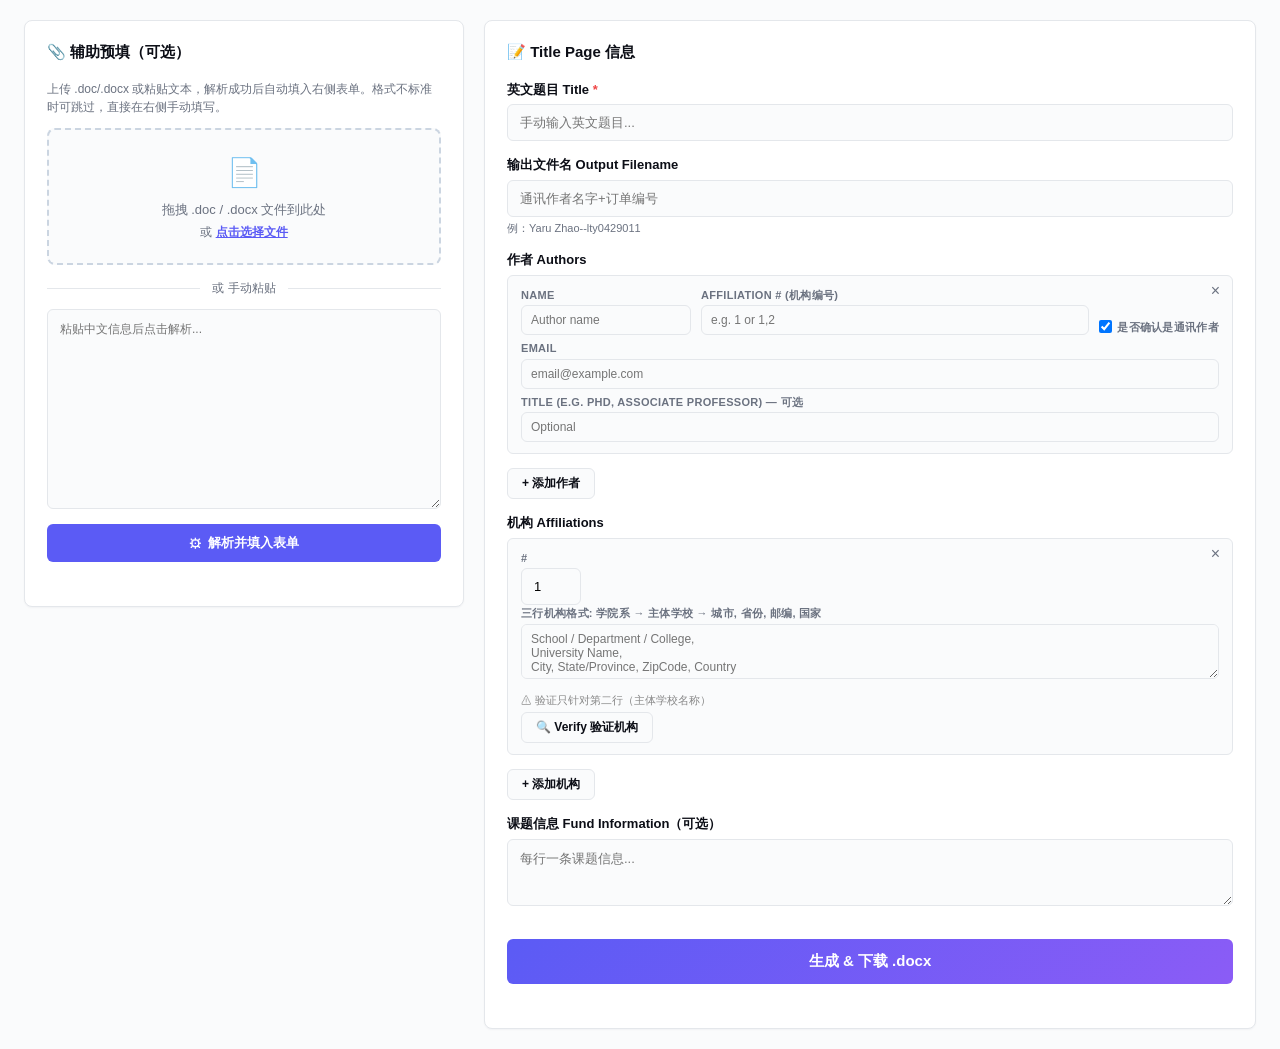
<file: templates/index.html>
<!DOCTYPE html>
<html lang="zh-CN">
<head>
<meta charset="UTF-8">
<meta name="viewport" content="width=device-width, initial-scale=1.0">
<title>中英格式转化 — Title Page Generator</title>
<link rel="stylesheet" href="/static/style.css?v=17">
</head>
<body>

<main class="main-content" style="margin-left:0;">
    <!-- Title Page Workspace -->
    <div class="workspace" id="tool-title-page" style="padding:20px 24px;">
        <!-- Left: Upload/Paste Helper -->
        <div class="panel panel-input">
            <div class="panel-header"><h3>📎 辅助预填（可选）</h3></div>
            <p class="panel-hint">上传 .doc/.docx 或粘贴文本，解析成功后自动填入右侧表单。格式不标准时可跳过，直接在右侧手动填写。</p>
            <div class="upload-area" id="upload-area">
                <input type="file" id="file-input" accept=".doc,.docx" hidden />
                <div class="upload-zone" id="upload-zone">
                    <span class="upload-icon">&#x1F4C4;</span>
                    <span>拖拽 .doc / .docx 文件到此处</span>
                    <span class="upload-hint">或 <button type="button" class="btn-link" id="browse-btn">点击选择文件</button></span>
                </div>
                <div id="file-info" style="display:none;"></div>
            </div>
            <div class="or-divider"><span>或 手动粘贴</span></div>
            <textarea id="raw-input" placeholder="粘贴中文信息后点击解析..."></textarea>
            <button id="parse-btn" class="btn btn-primary"><span>&#x2699;</span> 解析并填入表单</button>
            <span id="parse-status" class="status"></span>
        </div>
        <!-- Right: Form -->
        <div class="panel panel-form" id="form-panel">
            <div class="panel-header"><h3>📝 Title Page 信息</h3></div>
            <div class="form-section">
                <label>英文题目 Title <span class="required">*</span></label>
                <input type="text" id="title-input" placeholder="手动输入英文题目..." />
            </div>
            <div class="form-section">
                <label>输出文件名 Output Filename</label>
                <input type="text" id="filename-input" placeholder="通讯作者名字+订单编号" />
                <span class="hint">例：Yaru Zhao--lty0429011</span>
            </div>
            <div class="form-section">
                <label>作者 Authors</label>
                <div id="authors-container"></div>
                <button id="add-author-btn" class="btn btn-sm">+ 添加作者</button>
            </div>
            <div class="form-section">
                <label>机构 Affiliations</label>
                <div id="affiliations-container"></div>
                <button id="add-aff-btn" class="btn btn-sm">+ 添加机构</button>
            </div>
            <div class="form-section">
                <label>课题信息 Fund Information（可选）</label>
                <textarea id="fund-input" rows="3" placeholder="每行一条课题信息..."></textarea>
            </div>
            <button id="generate-btn" class="btn btn-generate">生成 &amp; 下载 .docx</button>
            <span id="gen-status" class="status"></span>
        </div>
    </div>
</main>

<script src="/static/script.js?v=17"></script>
</body>
</html>
</file>
<file: static/style.css>
/* ========== Reset & Base ========== */
*, *::before, *::after { box-sizing: border-box; margin: 0; padding: 0; }

:root {
    --accent: #5b5bf5;
    --accent-light: #818cf8;
    --accent-soft: #eef0ff;
    --bg: #fafbfc;
    --surface: #ffffff;
    --border: #e4e7eb;
    --border-strong: #d4d8dd;
    --text: #0c0e16;
    --text-muted: #6b7280;
    --text-light: #9aa1ac;
    --green: #10b981;
    --green-soft: #d1fae5;
    --orange: #f59e0b;
    --orange-soft: #fef3c7;
    --blue: #3b82f6;
    --blue-soft: #dbeafe;
    --red: #ef4444;
    --shadow-sm: 0 1px 2px rgba(16, 24, 40, 0.04);
    --shadow-md: 0 4px 16px rgba(16, 24, 40, 0.08);
    --shadow-lg: 0 12px 32px rgba(16, 24, 40, 0.12);
    --radius: 8px;
    --radius-sm: 6px;
    --font: -apple-system, BlinkMacSystemFont, "SF Pro Display", "Segoe UI", Roboto, "Helvetica Neue", sans-serif;
}

body {
    font-family: var(--font);
    background: var(--bg);
    color: var(--text);
    line-height: 1.5;
    min-height: 100vh;
}

/* ========== Workspace ========== */
.workspace {
    display: flex;
    gap: 20px;
    padding: 16px 20px;
    align-items: flex-start;
}

.panel {
    background: var(--surface);
    border-radius: var(--radius);
    padding: 20px 22px;
    box-shadow: var(--shadow-sm);
    flex: 1;
    border: 1px solid var(--border);
}

.panel-input { min-width: 380px; max-width: 440px; }

.panel-header {
    display: flex;
    align-items: center;
    gap: 10px;
    margin-bottom: 16px;
}

.panel-header h3 {
    font-size: 15px;
    color: var(--text);
    font-weight: 700;
}

.panel-hint {
    font-size: 12px;
    color: var(--text-muted);
    margin-bottom: 12px;
    line-height: 1.5;
}

/* ========== Form Elements ========== */
textarea, input[type=text], input[type=number] {
    width: 100%;
    border: 1.5px solid var(--border);
    border-radius: var(--radius-sm);
    padding: 10px 12px;
    font-size: 13px;
    font-family: var(--font);
    resize: vertical;
    transition: border-color 0.2s, box-shadow 0.2s;
    background: #fafbfc;
}

textarea:focus, input:focus {
    outline: none;
    border-color: var(--accent);
    box-shadow: 0 0 0 3px rgba(91, 91, 245, 0.12);
    background: #fff;
}

#raw-input { min-height: 200px; font-size: 12px; line-height: 1.6; }

.btn {
    display: inline-flex;
    align-items: center;
    gap: 6px;
    padding: 10px 24px;
    border: none;
    border-radius: var(--radius-sm);
    font-size: 13px;
    cursor: pointer;
    font-weight: 600;
    transition: all 0.2s;
    font-family: var(--font);
}

.btn-primary {
    background: var(--accent);
    color: #fff;
    margin-top: 8px;
    width: 100%;
    justify-content: center;
}

.btn-primary:hover { background: #4f46e5; transform: translateY(-1px); box-shadow: 0 4px 12px rgba(99, 102, 241, 0.3); }

.btn-generate {
    background: linear-gradient(135deg, var(--accent), #8b5cf6);
    color: #fff;
    width: 100%;
    padding: 13px;
    font-size: 15px;
    margin-top: 12px;
    justify-content: center;
    border-radius: var(--radius-sm);
}

.btn-generate:hover { transform: translateY(-1px); box-shadow: 0 6px 20px rgba(99, 102, 241, 0.35); }

.btn-sm {
    padding: 6px 14px;
    font-size: 12px;
    background: var(--bg);
    color: var(--text);
    border: 1px solid var(--border);
    margin-top: 6px;
}

.btn-sm:hover { background: var(--accent-soft); border-color: var(--accent-light); }

.status {
    display: inline-block;
    margin-left: 10px;
    font-size: 12px;
    color: var(--text-muted);
}

/* ========== Upload Area ========== */
.upload-area { margin-bottom: 14px; }

.upload-zone {
    border: 2px dashed #cbd5e1;
    border-radius: var(--radius);
    padding: 22px 16px;
    text-align: center;
    cursor: pointer;
    transition: all 0.2s;
    font-size: 13px;
    color: var(--text-muted);
    display: flex;
    flex-direction: column;
    align-items: center;
    gap: 4px;
    background: #fafbfc;
}

.upload-zone:hover, .upload-zone.drag-over {
    border-color: var(--accent);
    background: var(--accent-soft);
}

.upload-icon { font-size: 28px; margin-bottom: 2px; }
.upload-hint { font-size: 12px; color: var(--text-muted); }

.btn-link {
    background: none;
    border: none;
    color: var(--accent);
    cursor: pointer;
    font-size: inherit;
    text-decoration: underline;
    padding: 0;
    font-weight: 600;
}

.or-divider {
    display: flex;
    align-items: center;
    margin: 12px 0;
    color: var(--text-muted);
    font-size: 12px;
}
.or-divider::before, .or-divider::after {
    content: "";
    flex: 1;
    border-top: 1px solid var(--border);
}
.or-divider span { padding: 0 12px; }

#file-info {
    background: var(--green-soft);
    border: 1px solid #a7f3d0;
    border-radius: var(--radius-sm);
    padding: 8px 12px;
    font-size: 12px;
    color: #065f46;
    margin-top: 8px;
}
#file-info.error {
    background: #fee2e2;
    border-color: #fecaca;
    color: #991b1b;
}

/* ========== Form Sections ========== */
.form-section { margin-bottom: 14px; }

.form-section > label {
    display: block;
    font-size: 13px;
    font-weight: 700;
    color: var(--text);
    margin-bottom: 5px;
}

.required { color: var(--red); }
.hint { display: block; font-size: 11px; color: var(--text-muted); margin-top: 3px; }

/* ========== Author & Affiliation Cards ========== */
.author-card, .aff-card {
    border: 1px solid var(--border);
    border-radius: var(--radius-sm);
    padding: 11px 13px;
    margin-bottom: 8px;
    background: #fafbfc;
    position: relative;
    transition: box-shadow 0.15s;
}

.author-card:hover, .aff-card:hover { box-shadow: var(--shadow-md); }

.author-card .row {
    display: flex;
    gap: 10px;
    align-items: flex-end;
    flex-wrap: wrap;
    margin-bottom: 5px;
}
.author-card .row:last-child { margin-bottom: 0; }

.author-card label, .aff-card label {
    font-size: 11px;
    font-weight: 600;
    color: var(--text-muted);
    display: block;
    margin-bottom: 2px;
    text-transform: uppercase;
    letter-spacing: 0.3px;
}

.author-card input {
    font-size: 12px;
    padding: 7px 9px;
}

.author-card input.name-input { width: 170px; }

.aff-card textarea {
    width: 100%;
    font-size: 12px;
    min-height: 55px;
    padding: 7px 9px;
}

.checkbox-group {
    display: flex;
    align-items: center;
    gap: 5px;
    padding-top: 10px;
}
.checkbox-group input { width: auto; }
.checkbox-group label { margin-bottom: 0; font-size: 11px; }

.remove-btn {
    position: absolute;
    top: 4px;
    right: 8px;
    background: none;
    border: none;
    color: var(--text-muted);
    cursor: pointer;
    font-size: 16px;
    padding: 2px 4px;
    transition: color 0.15s;
}
.remove-btn:hover { color: var(--red); }

/* ========== Responsive ========== */
@media (max-width: 1024px) {
    .workspace { flex-direction: column; padding: 16px; }
    .panel-input { min-width: auto; max-width: none; }
}

@media (max-width: 700px) {
    body { flex-direction: column; }
}
</file>
